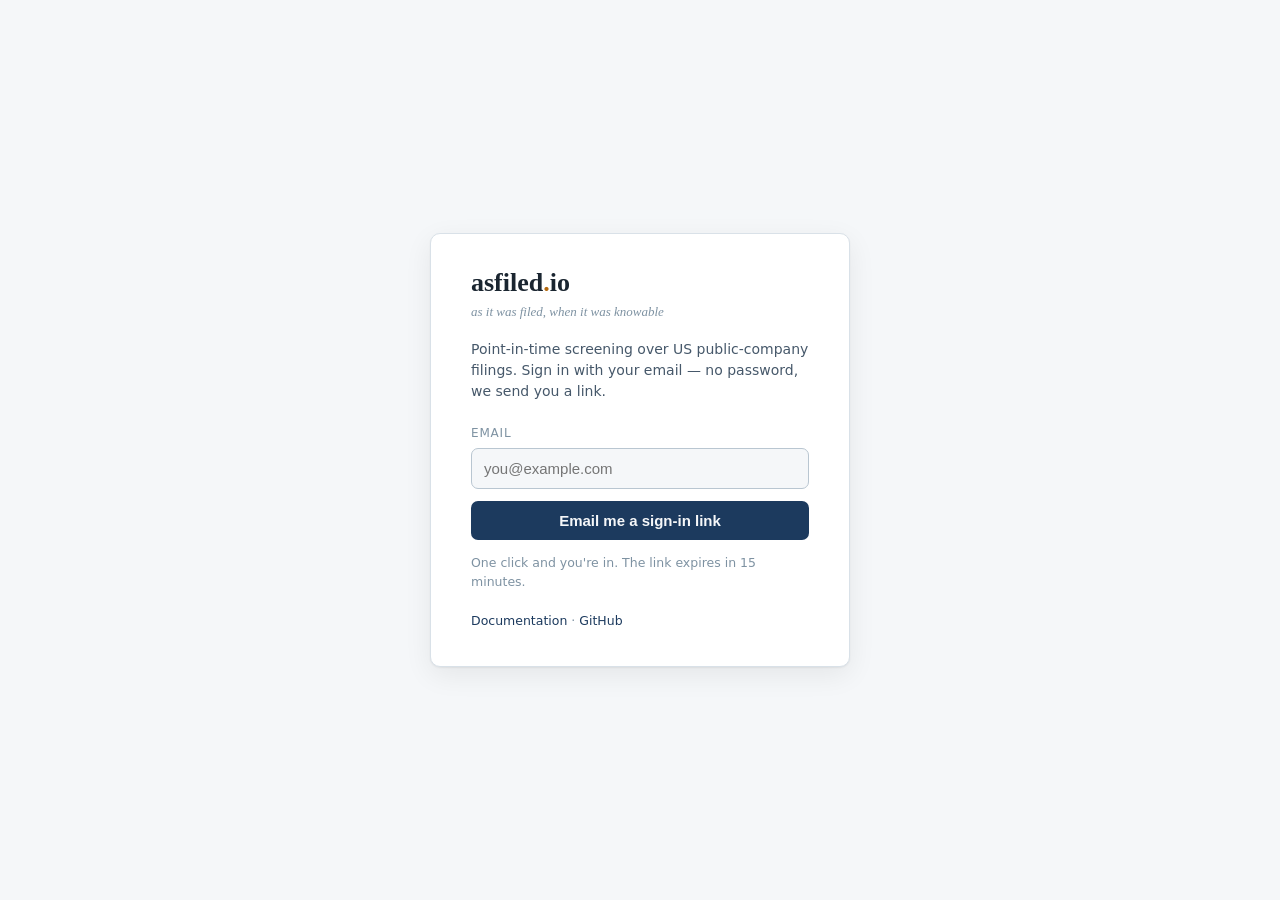
<file: web/signin.html>
<!DOCTYPE html>
<html lang="en">
<head>
<meta charset="utf-8">
<meta name="viewport" content="width=device-width, initial-scale=1">
<title>Sign in — asfiled</title>
<link rel="icon" href="data:image/svg+xml,<svg xmlns='http://www.w3.org/2000/svg' viewBox='0 0 100 100'><text y='.9em' font-size='90'>🗃️</text></svg>">
<style>
  :root {
    --paper: #F5F7F9; --surface: #FFFFFF; --ink: #1A2530; --ink-2: #46586A;
    --muted: #7E92A2; --line: #D9E1E8; --line-strong: #B9C6D1;
    --brand: #1C3A5E; --time: #B4690E; --time-soft: #F6E8D4;
  }
  @media (prefers-color-scheme: dark) {
    :root {
      --paper: #0E151C; --surface: #151F29; --ink: #E6EDF3; --ink-2: #A7B8C6;
      --muted: #718595; --line: #243240; --line-strong: #35485A;
      --brand: #8FB5DC; --time: #D98F33; --time-soft: #33270F;
    }
  }
  * { margin: 0; padding: 0; box-sizing: border-box; }
  body {
    background: var(--paper); color: var(--ink);
    font: 15px/1.5 -apple-system, "Segoe UI", system-ui, sans-serif;
    display: grid; place-items: center; min-height: 100vh; padding: 24px;
  }
  .card {
    background: var(--surface); border: 1px solid var(--line); border-radius: 10px;
    padding: 36px 40px; max-width: 420px; width: 100%;
    box-shadow: 0 1px 2px rgba(0,0,0,.06), 0 8px 28px rgba(0,0,0,.07);
  }
  .brand { font: 700 26px/1 "Iowan Old Style", Palatino, Georgia, serif; }
  .brand .dot { color: var(--time); }
  .tagline { font-family: "Iowan Old Style", Palatino, Georgia, serif; font-style: italic;
             color: var(--muted); font-size: 13px; margin-top: 6px; }
  p.blurb { color: var(--ink-2); font-size: 14px; margin: 18px 0 22px; }
  label { display: block; font-size: 12px; text-transform: uppercase; letter-spacing: .8px;
          color: var(--muted); margin-bottom: 6px; }
  input[type=email] {
    width: 100%; padding: 11px 12px; font-size: 15px; color: var(--ink);
    background: var(--paper); border: 1px solid var(--line-strong); border-radius: 7px;
  }
  input[type=email]:focus { outline: 2px solid var(--brand); outline-offset: 1px; }
  button {
    width: 100%; margin-top: 12px; padding: 11px; font-size: 15px; font-weight: 600;
    color: var(--paper); background: var(--brand); border: none; border-radius: 7px; cursor: pointer;
  }
  .note { margin-top: 14px; font-size: 12.5px; color: var(--muted); }
  .msg { margin-top: 14px; font-size: 14px; padding: 10px 12px; border-radius: 7px; display: none; }
  .msg.ok { display: block; background: var(--time-soft); border: 1px solid var(--time); color: var(--ink); }
  .msg.err { display: block; border: 1px solid var(--line-strong); color: var(--ink-2); }
  .links { margin-top: 20px; font-size: 12.5px; color: var(--muted); }
  .links a { color: var(--brand); text-decoration: none; }
</style>
</head>
<body>
<main class="card">
  <div class="brand">asfiled<span class="dot">.</span>io</div>
  <div class="tagline">as it was filed, when it was knowable</div>
  <p class="blurb">Point-in-time screening over US public-company filings.
  Sign in with your email — no password, we send you a link.</p>
  <form id="form">
    <label for="email">Email</label>
    <input id="email" type="email" required autocomplete="email" placeholder="you@example.com">
    <button type="submit">Email me a sign-in link</button>
  </form>
  <div class="msg" id="msg"></div>
  <p class="note">One click and you're in. The link expires in 15 minutes.</p>
  <p class="links"><a href="https://paul-weiss.github.io/asfiled/">Documentation</a> ·
     <a href="https://github.com/paul-weiss/asfiled">GitHub</a></p>
</main>
<script>
  const form = document.getElementById("form");
  const msg = document.getElementById("msg");
  form.addEventListener("submit", async (e) => {
    e.preventDefault();
    msg.className = "msg";
    const resp = await fetch("/api/auth/request", {
      method: "POST",
      headers: { "content-type": "application/json" },
      body: JSON.stringify({ email: document.getElementById("email").value }),
    }).catch(() => null);
    if (resp && resp.ok) {
      msg.className = "msg ok";
      msg.textContent = "Sent — check your email and click the link.";
    } else {
      const body = resp ? await resp.json().catch(() => ({})) : {};
      msg.className = "msg err";
      msg.textContent = body.error ?? "Couldn't send the email — try again shortly.";
    }
  });
</script>
</body>
</html>
</file>
